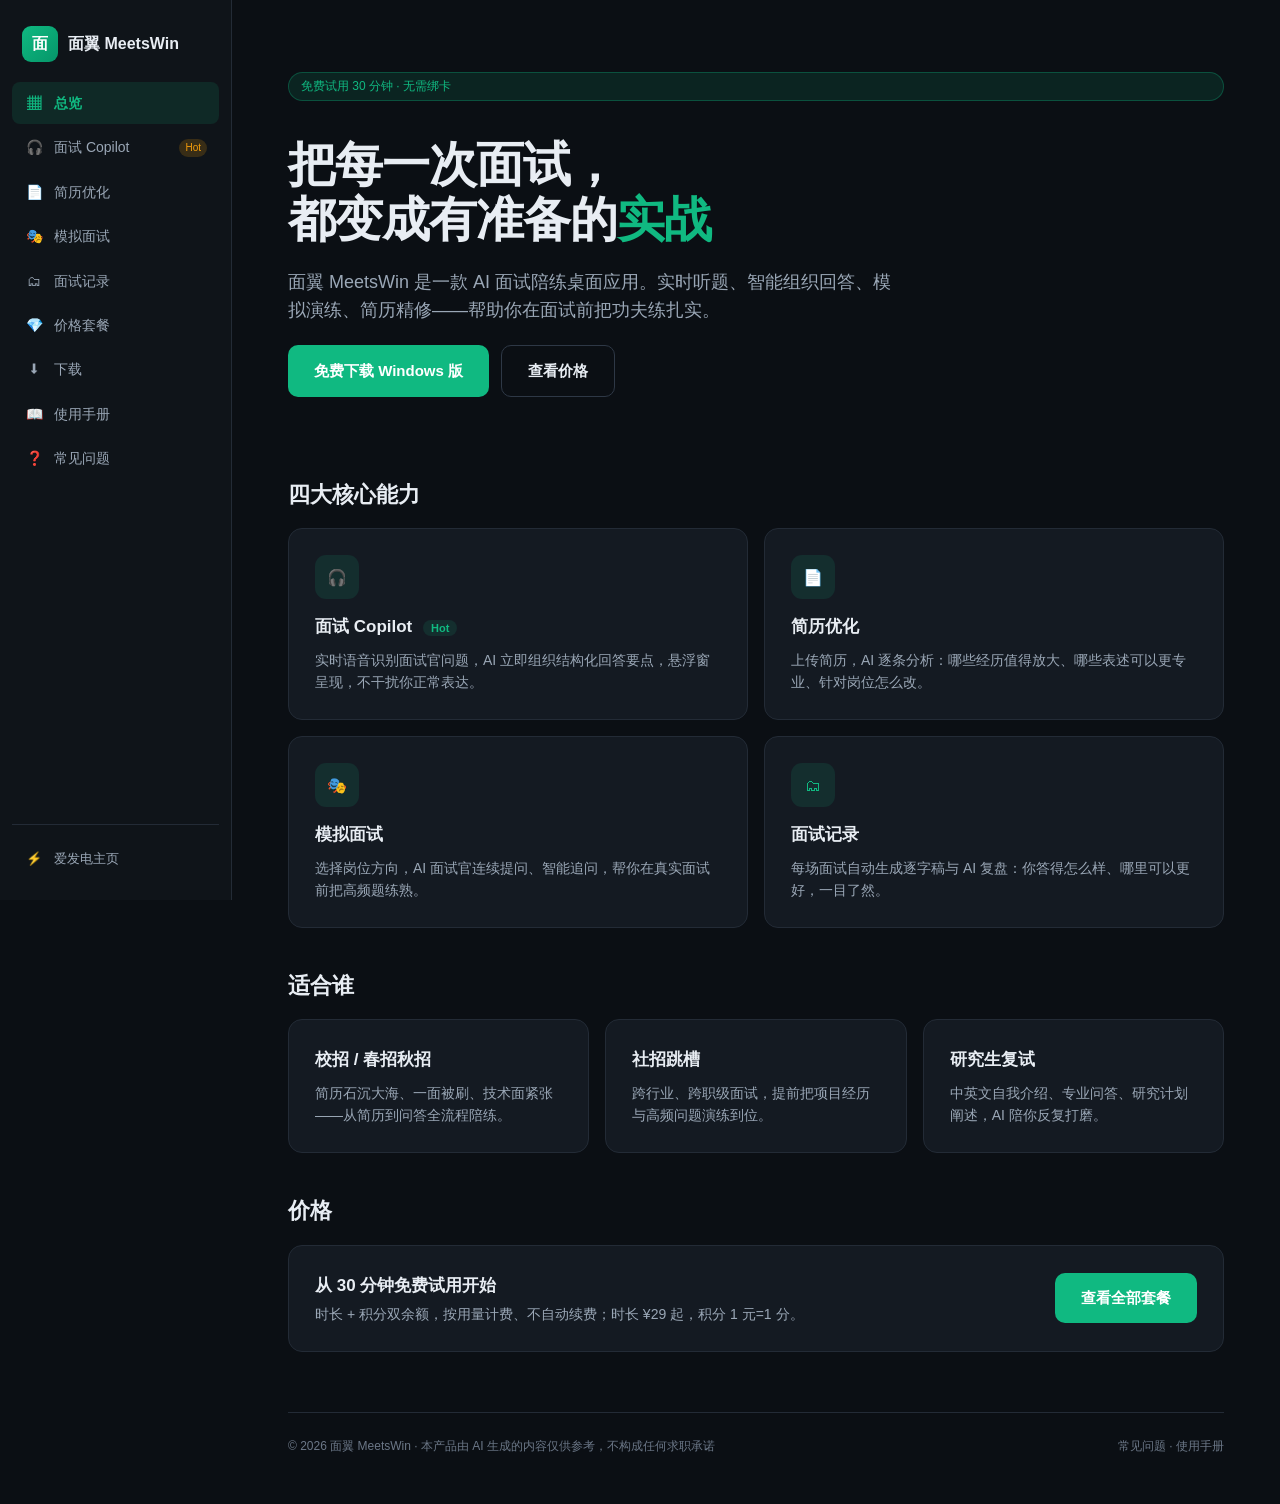
<file: deploy/landing/index.html>
<!DOCTYPE html>
<html lang="zh-CN">
<head>
<meta charset="UTF-8">
<meta name="viewport" content="width=device-width, initial-scale=1.0">
<title>面翼 MeetsWin · AI 面试陪练</title>
<meta name="description" content="面翼 MeetsWin 是一款 AI 面试陪练桌面应用：实时听题、智能答题、简历优化、模拟面试与面试复盘。">
<link rel="stylesheet" href="assets/style.css">
</head>
<body>

<aside class="sidenav">
  <a class="sidenav-logo" href="index.html">
    <div class="mark">面</div>
    <div class="name">面翼 MeetsWin</div>
  </a>
  <nav class="sidenav-nav">
    <a class="nav-item active" href="index.html"><span class="icon">▦</span>总览</a>
    <a class="nav-item" href="copilot.html"><span class="icon">🎧</span>面试 Copilot<span class="tag">Hot</span></a>
    <a class="nav-item" href="resume.html"><span class="icon">📄</span>简历优化</a>
    <a class="nav-item" href="mock.html"><span class="icon">🎭</span>模拟面试</a>
    <a class="nav-item" href="records.html"><span class="icon">🗂</span>面试记录</a>
    <a class="nav-item" href="pricing.html"><span class="icon">💎</span>价格套餐</a>
    <a class="nav-item" href="download.html"><span class="icon">⬇</span>下载</a>
    <a class="nav-item" href="docs.html"><span class="icon">📖</span>使用手册</a>
    <a class="nav-item" href="faq.html"><span class="icon">❓</span>常见问题</a>
  </nav>
  <div class="sidenav-footer">
    <a class="nav-item" href="https://afdian.com/a/tomljm" target="_blank" rel="noopener"><span class="icon">⚡</span>爱发电主页</a>
  </div>
</aside>

<main class="main">

  <section class="hero">
    <div class="badge">免费试用 30 分钟 · 无需绑卡</div>
    <h1>把每一次面试，<br>都变成有准备的<b class="g">实战</b></h1>
    <p>面翼 MeetsWin 是一款 AI 面试陪练桌面应用。实时听题、智能组织回答、模拟演练、简历精修——帮助你在面试前把功夫练扎实。</p>
    <div class="hero-actions">
      <a class="btn btn-green" href="download.html">免费下载 Windows 版</a>
      <a class="btn btn-ghost" href="pricing.html">查看价格</a>
    </div>
  </section>

  <h2 class="section-title">四大核心能力</h2>
  <div class="grid grid-2">
    <a class="card" href="copilot.html">
      <div class="icon-wrap">🎧</div>
      <h3>面试 Copilot <span style="background:var(--green-soft);color:var(--green);padding:2px 8px;font-size:11px;border-radius:100px;margin-left:6px">Hot</span></h3>
      <p>实时语音识别面试官问题，AI 立即组织结构化回答要点，悬浮窗呈现，不干扰你正常表达。</p>
    </a>
    <a class="card" href="resume.html">
      <div class="icon-wrap">📄</div>
      <h3>简历优化</h3>
      <p>上传简历，AI 逐条分析：哪些经历值得放大、哪些表述可以更专业、针对岗位怎么改。</p>
    </a>
    <a class="card" href="mock.html">
      <div class="icon-wrap">🎭</div>
      <h3>模拟面试</h3>
      <p>选择岗位方向，AI 面试官连续提问、智能追问，帮你在真实面试前把高频题练熟。</p>
    </a>
    <a class="card" href="records.html">
      <div class="icon-wrap">🗂</div>
      <h3>面试记录</h3>
      <p>每场面试自动生成逐字稿与 AI 复盘：你答得怎么样、哪里可以更好，一目了然。</p>
    </a>
  </div>

  <h2 class="section-title">适合谁</h2>
  <div class="grid grid-3">
    <div class="card"><h3>校招 / 春招秋招</h3><p>简历石沉大海、一面被刷、技术面紧张——从简历到问答全流程陪练。</p></div>
    <div class="card"><h3>社招跳槽</h3><p>跨行业、跨职级面试，提前把项目经历与高频问题演练到位。</p></div>
    <div class="card"><h3>研究生复试</h3><p>中英文自我介绍、专业问答、研究计划阐述，AI 陪你反复打磨。</p></div>
  </div>

  <h2 class="section-title">价格</h2>
  <div class="card" style="display:flex;justify-content:space-between;align-items:center;flex-wrap:wrap;gap:16px">
    <div>
      <h3 style="margin-bottom:4px">从 30 分钟免费试用开始</h3>
      <p>时长 + 积分双余额，按用量计费、不自动续费；时长 ¥29 起，积分 1 元=1 分。</p>
    </div>
    <a class="btn btn-green" href="pricing.html">查看全部套餐</a>
  </div>

  <div class="footer">
    <div>© 2026 面翼 MeetsWin · 本产品由 AI 生成的内容仅供参考，不构成任何求职承诺</div>
    <div><a href="faq.html">常见问题</a> · <a href="docs.html">使用手册</a></div>
  </div>

</main>
</body>
</html>
</file>
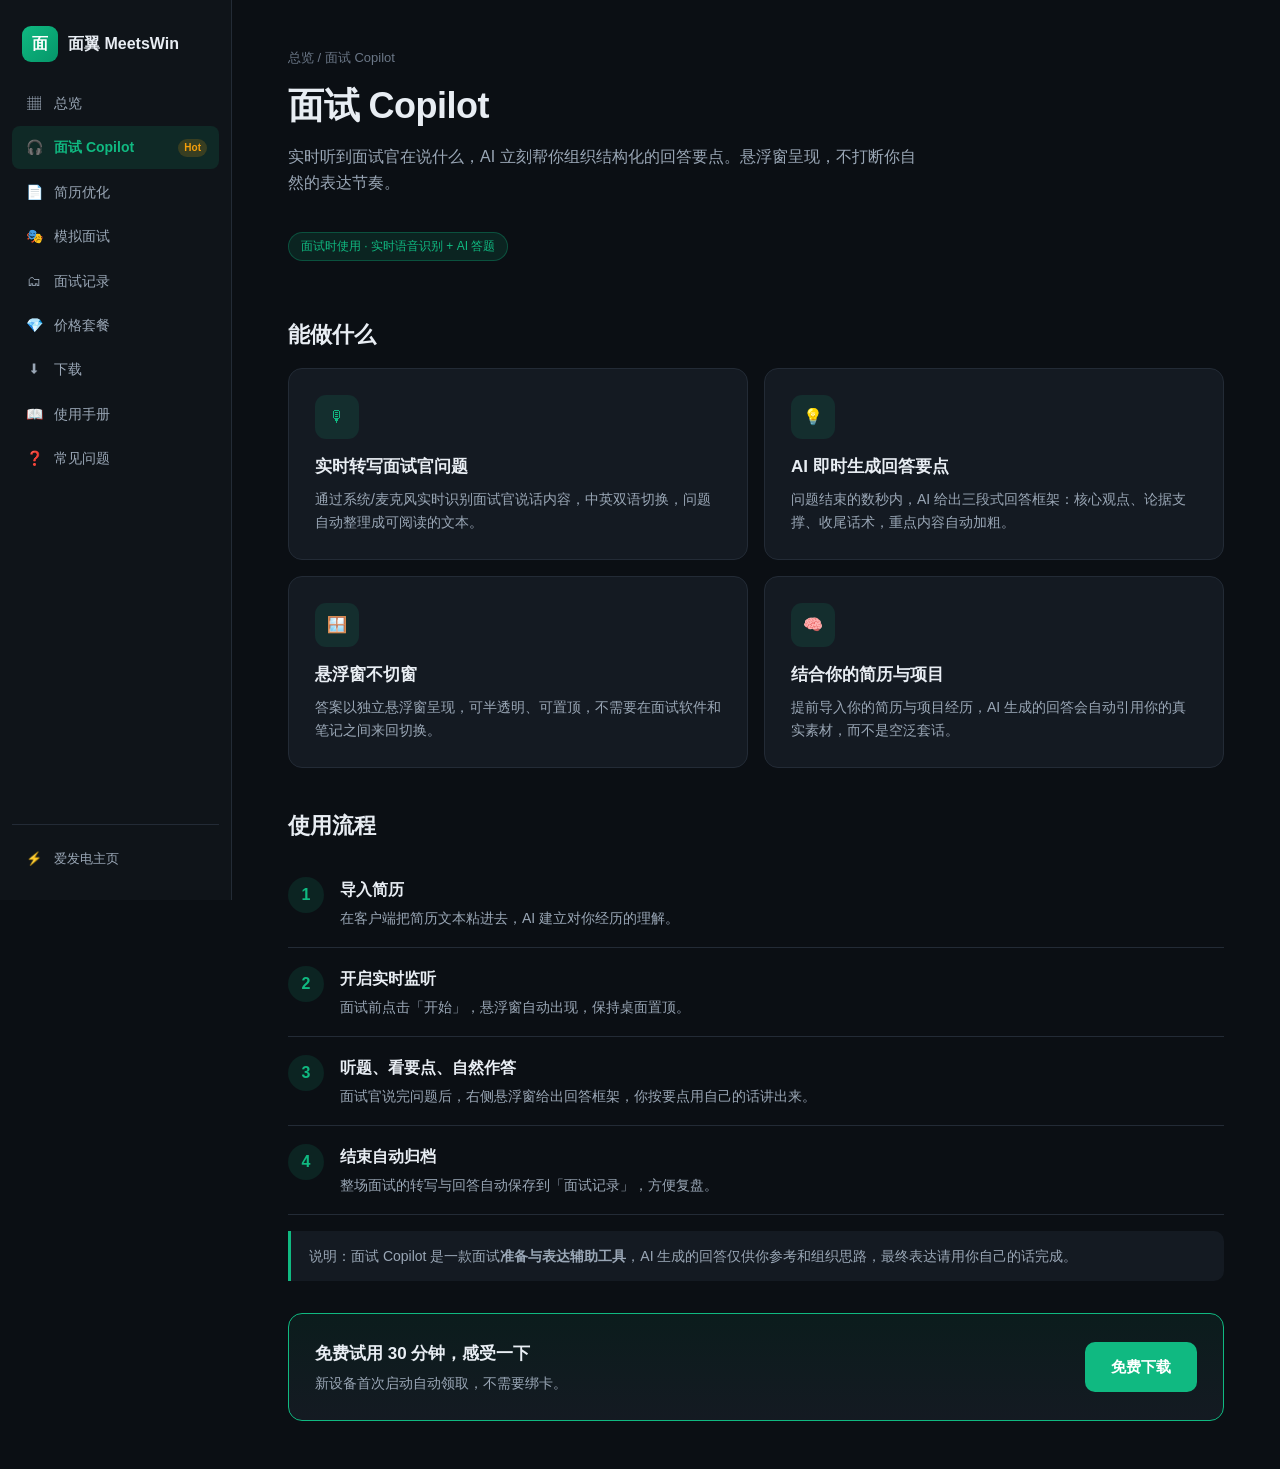
<file: deploy/landing/copilot.html>
<!DOCTYPE html>
<html lang="zh-CN">
<head>
<meta charset="UTF-8">
<meta name="viewport" content="width=device-width, initial-scale=1.0">
<title>面试 Copilot · 面翼 MeetsWin</title>
<link rel="stylesheet" href="assets/style.css">
</head>
<body>

<aside class="sidenav">
  <a class="sidenav-logo" href="index.html">
    <div class="mark">面</div>
    <div class="name">面翼 MeetsWin</div>
  </a>
  <nav class="sidenav-nav">
    <a class="nav-item" href="index.html"><span class="icon">▦</span>总览</a>
    <a class="nav-item active" href="copilot.html"><span class="icon">🎧</span>面试 Copilot<span class="tag">Hot</span></a>
    <a class="nav-item" href="resume.html"><span class="icon">📄</span>简历优化</a>
    <a class="nav-item" href="mock.html"><span class="icon">🎭</span>模拟面试</a>
    <a class="nav-item" href="records.html"><span class="icon">🗂</span>面试记录</a>
    <a class="nav-item" href="pricing.html"><span class="icon">💎</span>价格套餐</a>
    <a class="nav-item" href="download.html"><span class="icon">⬇</span>下载</a>
    <a class="nav-item" href="docs.html"><span class="icon">📖</span>使用手册</a>
    <a class="nav-item" href="faq.html"><span class="icon">❓</span>常见问题</a>
  </nav>
  <div class="sidenav-footer">
    <a class="nav-item" href="https://afdian.com/a/tomljm" target="_blank" rel="noopener"><span class="icon">⚡</span>爱发电主页</a>
  </div>
</aside>

<main class="main">
  <div class="page-head">
    <div class="crumb">总览 / 面试 Copilot</div>
    <h1>面试 Copilot</h1>
    <p>实时听到面试官在说什么，AI 立刻帮你组织结构化的回答要点。悬浮窗呈现，不打断你自然的表达节奏。</p>
  </div>

  <div class="badge">面试时使用 · 实时语音识别 + AI 答题</div>

  <h2 class="section-title">能做什么</h2>
  <div class="grid grid-2">
    <div class="card">
      <div class="icon-wrap">🎙</div>
      <h3>实时转写面试官问题</h3>
      <p>通过系统/麦克风实时识别面试官说话内容，中英双语切换，问题自动整理成可阅读的文本。</p>
    </div>
    <div class="card">
      <div class="icon-wrap">💡</div>
      <h3>AI 即时生成回答要点</h3>
      <p>问题结束的数秒内，AI 给出三段式回答框架：核心观点、论据支撑、收尾话术，重点内容自动加粗。</p>
    </div>
    <div class="card">
      <div class="icon-wrap">🪟</div>
      <h3>悬浮窗不切窗</h3>
      <p>答案以独立悬浮窗呈现，可半透明、可置顶，不需要在面试软件和笔记之间来回切换。</p>
    </div>
    <div class="card">
      <div class="icon-wrap">🧠</div>
      <h3>结合你的简历与项目</h3>
      <p>提前导入你的简历与项目经历，AI 生成的回答会自动引用你的真实素材，而不是空泛套话。</p>
    </div>
  </div>

  <h2 class="section-title">使用流程</h2>
  <div class="steps">
    <div class="step"><div class="step-num">1</div><div><h4>导入简历</h4><p>在客户端把简历文本粘进去，AI 建立对你经历的理解。</p></div></div>
    <div class="step"><div class="step-num">2</div><div><h4>开启实时监听</h4><p>面试前点击「开始」，悬浮窗自动出现，保持桌面置顶。</p></div></div>
    <div class="step"><div class="step-num">3</div><div><h4>听题、看要点、自然作答</h4><p>面试官说完问题后，右侧悬浮窗给出回答框架，你按要点用自己的话讲出来。</p></div></div>
    <div class="step"><div class="step-num">4</div><div><h4>结束自动归档</h4><p>整场面试的转写与回答自动保存到「面试记录」，方便复盘。</p></div></div>
  </div>

  <div class="note">说明：面试 Copilot 是一款面试<b>准备与表达辅助工具</b>，AI 生成的回答仅供你参考和组织思路，最终表达请用你自己的话完成。</div>

  <div class="card highlight" style="display:flex;justify-content:space-between;align-items:center;flex-wrap:wrap;gap:16px;margin-top:32px">
    <div>
      <h3 style="margin-bottom:4px">免费试用 30 分钟，感受一下</h3>
      <p>新设备首次启动自动领取，不需要绑卡。</p>
    </div>
    <a class="btn btn-green" href="download.html">免费下载</a>
  </div>
</main>
</body>
</html>
</file>
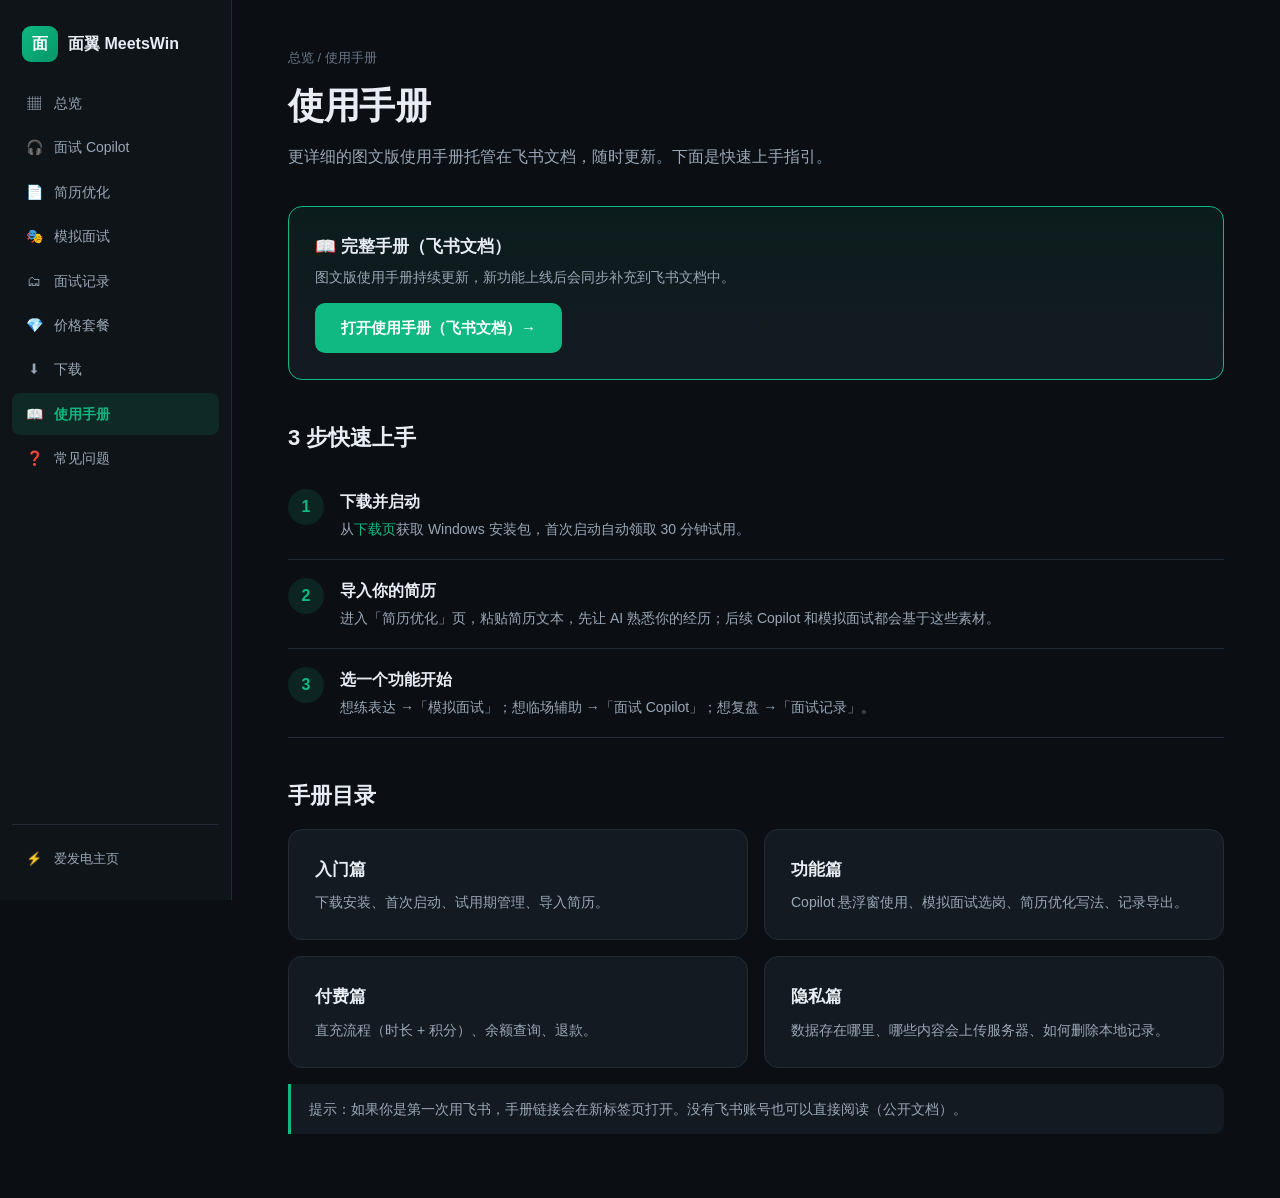
<file: deploy/landing/docs.html>
<!DOCTYPE html>
<html lang="zh-CN">
<head>
<meta charset="UTF-8">
<meta name="viewport" content="width=device-width, initial-scale=1.0">
<title>使用手册 · 面翼 MeetsWin</title>
<link rel="stylesheet" href="assets/style.css">
</head>
<body>

<aside class="sidenav">
  <a class="sidenav-logo" href="index.html">
    <div class="mark">面</div>
    <div class="name">面翼 MeetsWin</div>
  </a>
  <nav class="sidenav-nav">
    <a class="nav-item" href="index.html"><span class="icon">▦</span>总览</a>
    <a class="nav-item" href="copilot.html"><span class="icon">🎧</span>面试 Copilot</a>
    <a class="nav-item" href="resume.html"><span class="icon">📄</span>简历优化</a>
    <a class="nav-item" href="mock.html"><span class="icon">🎭</span>模拟面试</a>
    <a class="nav-item" href="records.html"><span class="icon">🗂</span>面试记录</a>
    <a class="nav-item" href="pricing.html"><span class="icon">💎</span>价格套餐</a>
    <a class="nav-item" href="download.html"><span class="icon">⬇</span>下载</a>
    <a class="nav-item active" href="docs.html"><span class="icon">📖</span>使用手册</a>
    <a class="nav-item" href="faq.html"><span class="icon">❓</span>常见问题</a>
  </nav>
  <div class="sidenav-footer">
    <a class="nav-item" href="https://afdian.com/a/tomljm" target="_blank" rel="noopener"><span class="icon">⚡</span>爱发电主页</a>
  </div>
</aside>

<main class="main">
  <div class="page-head">
    <div class="crumb">总览 / 使用手册</div>
    <h1>使用手册</h1>
    <p>更详细的图文版使用手册托管在飞书文档，随时更新。下面是快速上手指引。</p>
  </div>

  <div class="card highlight" style="margin-bottom:24px">
    <h3 style="margin-bottom:6px">📖 完整手册（飞书文档）</h3>
    <p style="margin-bottom:14px">图文版使用手册持续更新，新功能上线后会同步补充到飞书文档中。</p>
    <!-- TODO: 蔺公子创建飞书文档并开启「互联网任何人可阅读」后，把链接替换到下方 href -->
    <a class="btn btn-green" href="https://example.feishu.cn/docs/meetswin-manual-placeholder" target="_blank" rel="noopener">打开使用手册（飞书文档）→</a>
  </div>

  <h2 class="section-title">3 步快速上手</h2>
  <div class="steps">
    <div class="step"><div class="step-num">1</div><div><h4>下载并启动</h4><p>从<a href="download.html" style="color:var(--green)">下载页</a>获取 Windows 安装包，首次启动自动领取 30 分钟试用。</p></div></div>
    <div class="step"><div class="step-num">2</div><div><h4>导入你的简历</h4><p>进入「简历优化」页，粘贴简历文本，先让 AI 熟悉你的经历；后续 Copilot 和模拟面试都会基于这些素材。</p></div></div>
    <div class="step"><div class="step-num">3</div><div><h4>选一个功能开始</h4><p>想练表达 →「模拟面试」；想临场辅助 →「面试 Copilot」；想复盘 →「面试记录」。</p></div></div>
  </div>

  <h2 class="section-title">手册目录</h2>
  <div class="grid grid-2">
    <div class="card"><h3>入门篇</h3><p>下载安装、首次启动、试用期管理、导入简历。</p></div>
    <div class="card"><h3>功能篇</h3><p>Copilot 悬浮窗使用、模拟面试选岗、简历优化写法、记录导出。</p></div>
    <div class="card"><h3>付费篇</h3><p>直充流程（时长 + 积分）、余额查询、退款。</p></div>
    <div class="card"><h3>隐私篇</h3><p>数据存在哪里、哪些内容会上传服务器、如何删除本地记录。</p></div>
  </div>

  <div class="note">提示：如果你是第一次用飞书，手册链接会在新标签页打开。没有飞书账号也可以直接阅读（公开文档）。</div>
</main>
</body>
</html>
</file>
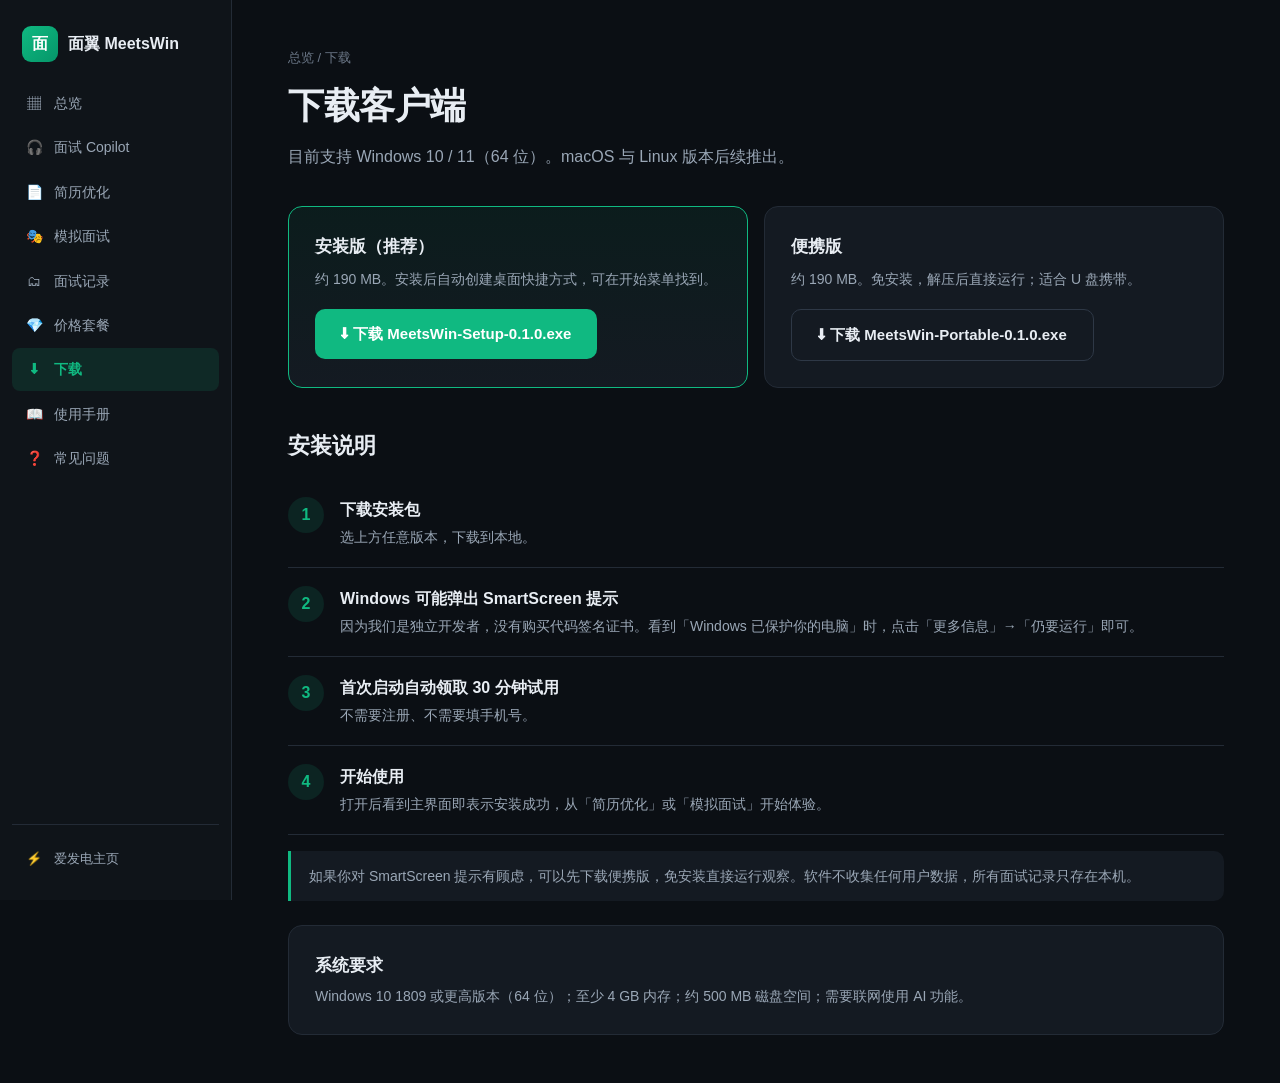
<file: deploy/landing/download.html>
<!DOCTYPE html>
<html lang="zh-CN">
<head>
<meta charset="UTF-8">
<meta name="viewport" content="width=device-width, initial-scale=1.0">
<title>下载 · 面翼 MeetsWin</title>
<link rel="stylesheet" href="assets/style.css">
</head>
<body>

<aside class="sidenav">
  <a class="sidenav-logo" href="index.html">
    <div class="mark">面</div>
    <div class="name">面翼 MeetsWin</div>
  </a>
  <nav class="sidenav-nav">
    <a class="nav-item" href="index.html"><span class="icon">▦</span>总览</a>
    <a class="nav-item" href="copilot.html"><span class="icon">🎧</span>面试 Copilot</a>
    <a class="nav-item" href="resume.html"><span class="icon">📄</span>简历优化</a>
    <a class="nav-item" href="mock.html"><span class="icon">🎭</span>模拟面试</a>
    <a class="nav-item" href="records.html"><span class="icon">🗂</span>面试记录</a>
    <a class="nav-item" href="pricing.html"><span class="icon">💎</span>价格套餐</a>
    <a class="nav-item active" href="download.html"><span class="icon">⬇</span>下载</a>
    <a class="nav-item" href="docs.html"><span class="icon">📖</span>使用手册</a>
    <a class="nav-item" href="faq.html"><span class="icon">❓</span>常见问题</a>
  </nav>
  <div class="sidenav-footer">
    <a class="nav-item" href="https://afdian.com/a/tomljm" target="_blank" rel="noopener"><span class="icon">⚡</span>爱发电主页</a>
  </div>
</aside>

<main class="main">
  <div class="page-head">
    <div class="crumb">总览 / 下载</div>
    <h1>下载客户端</h1>
    <p>目前支持 Windows 10 / 11（64 位）。macOS 与 Linux 版本后续推出。</p>
  </div>

  <div class="grid grid-2">
    <div class="card highlight">
      <h3>安装版（推荐）</h3>
      <p style="margin-bottom:18px">约 190 MB。安装后自动创建桌面快捷方式，可在开始菜单找到。</p>
      <a class="btn btn-green" href="/downloads/MeetsWin-Setup-0.1.0.exe" download>⬇ 下载 MeetsWin-Setup-0.1.0.exe</a>
    </div>
    <div class="card">
      <h3>便携版</h3>
      <p style="margin-bottom:18px">约 190 MB。免安装，解压后直接运行；适合 U 盘携带。</p>
      <a class="btn btn-ghost" href="/downloads/MeetsWin-Portable-0.1.0.exe" download>⬇ 下载 MeetsWin-Portable-0.1.0.exe</a>
    </div>
  </div>

  <h2 class="section-title">安装说明</h2>
  <div class="steps">
    <div class="step"><div class="step-num">1</div><div><h4>下载安装包</h4><p>选上方任意版本，下载到本地。</p></div></div>
    <div class="step"><div class="step-num">2</div><div><h4>Windows 可能弹出 SmartScreen 提示</h4><p>因为我们是独立开发者，没有购买代码签名证书。看到「Windows 已保护你的电脑」时，点击「更多信息」→「仍要运行」即可。</p></div></div>
    <div class="step"><div class="step-num">3</div><div><h4>首次启动自动领取 30 分钟试用</h4><p>不需要注册、不需要填手机号。</p></div></div>
    <div class="step"><div class="step-num">4</div><div><h4>开始使用</h4><p>打开后看到主界面即表示安装成功，从「简历优化」或「模拟面试」开始体验。</p></div></div>
  </div>

  <div class="note">如果你对 SmartScreen 提示有顾虑，可以先下载便携版，免安装直接运行观察。软件不收集任何用户数据，所有面试记录只存在本机。</div>

  <div class="card" style="margin-top:24px">
    <h3 style="margin-bottom:6px">系统要求</h3>
    <p>Windows 10 1809 或更高版本（64 位）；至少 4 GB 内存；约 500 MB 磁盘空间；需要联网使用 AI 功能。</p>
  </div>
</main>
</body>
</html>
</file>
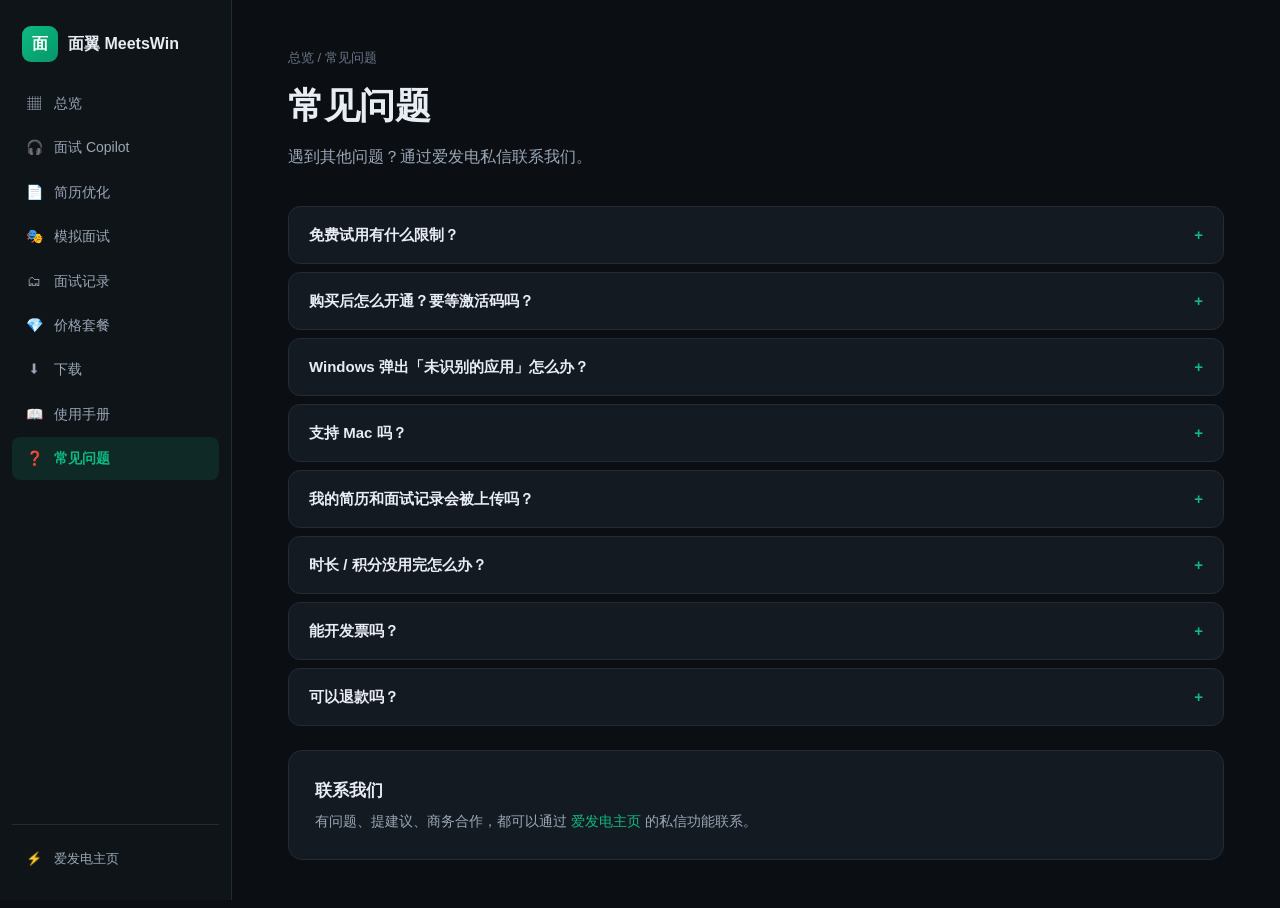
<file: deploy/landing/faq.html>
<!DOCTYPE html>
<html lang="zh-CN">
<head>
<meta charset="UTF-8">
<meta name="viewport" content="width=device-width, initial-scale=1.0">
<title>常见问题 · 面翼 MeetsWin</title>
<link rel="stylesheet" href="assets/style.css">
</head>
<body>

<aside class="sidenav">
  <a class="sidenav-logo" href="index.html">
    <div class="mark">面</div>
    <div class="name">面翼 MeetsWin</div>
  </a>
  <nav class="sidenav-nav">
    <a class="nav-item" href="index.html"><span class="icon">▦</span>总览</a>
    <a class="nav-item" href="copilot.html"><span class="icon">🎧</span>面试 Copilot</a>
    <a class="nav-item" href="resume.html"><span class="icon">📄</span>简历优化</a>
    <a class="nav-item" href="mock.html"><span class="icon">🎭</span>模拟面试</a>
    <a class="nav-item" href="records.html"><span class="icon">🗂</span>面试记录</a>
    <a class="nav-item" href="pricing.html"><span class="icon">💎</span>价格套餐</a>
    <a class="nav-item" href="download.html"><span class="icon">⬇</span>下载</a>
    <a class="nav-item" href="docs.html"><span class="icon">📖</span>使用手册</a>
    <a class="nav-item active" href="faq.html"><span class="icon">❓</span>常见问题</a>
  </nav>
  <div class="sidenav-footer">
    <a class="nav-item" href="https://afdian.com/a/tomljm" target="_blank" rel="noopener"><span class="icon">⚡</span>爱发电主页</a>
  </div>
</aside>

<main class="main">
  <div class="page-head">
    <div class="crumb">总览 / 常见问题</div>
    <h1>常见问题</h1>
    <p>遇到其他问题？通过爱发电私信联系我们。</p>
  </div>

  <div class="faq-item">
    <div class="faq-q"><span>免费试用有什么限制？</span><span>+</span></div>
    <div class="faq-a">每台新设备首次启动自动领取 30 分钟 AI 服务时长，所有功能都可以体验。同一台电脑重复安装、换账号不会重复领取。</div>
  </div>
  <div class="faq-item">
    <div class="faq-q"><span>购买后怎么开通？要等激活码吗？</span><span>+</span></div>
    <div class="faq-a">不需要激活码。在客户端「设置 → 账号与余额」选择档位，跳转爱发电付款，支付完成后自动到账，时长与积分即时显示，可在「刷新余额」查看。</div>
  </div>
  <div class="faq-item">
    <div class="faq-q"><span>Windows 弹出「未识别的应用」怎么办？</span><span>+</span></div>
    <div class="faq-a">这是 SmartScreen 提示，因为我们是独立开发者、未购买代码签名证书。点击「更多信息」→「仍要运行」即可正常启动。</div>
  </div>
  <div class="faq-item">
    <div class="faq-q"><span>支持 Mac 吗？</span><span>+</span></div>
    <div class="faq-a">目前仅支持 Windows 10 / 11（64 位）。macOS 版本在计划中，会优先服务月卡及以上用户。</div>
  </div>
  <div class="faq-item">
    <div class="faq-q"><span>我的简历和面试记录会被上传吗？</span><span>+</span></div>
    <div class="faq-a">面试记录、简历文本默认保存在你本机；只有调用 AI 服务的当下，相关内容会经加密通道发送到我们的服务器以生成回答，服务器不做长期存储、不用于模型训练。</div>
  </div>
  <div class="faq-item">
    <div class="faq-q"><span>时长 / 积分没用完怎么办？</span><span>+</span></div>
    <div class="faq-a">充值即到账，余额不过期，用多久扣多久。周卡 600 分钟、月卡 1200 分钟为硬额度（防刷量），额度用完即止，不会自动续费扣款。</div>
  </div>
  <div class="faq-item">
    <div class="faq-q"><span>能开发票吗？</span><span>+</span></div>
    <div class="faq-a">通过爱发电平台购买可申请平台代开的电子发票。</div>
  </div>
  <div class="faq-item">
    <div class="faq-q"><span>可以退款吗？</span><span>+</span></div>
    <div class="faq-a">购买后 7 天内余额未消耗，可联系客服退款；已消耗时长/积分不支持退款。</div>
  </div>

  <div class="card" style="margin-top:24px">
    <h3 style="margin-bottom:6px">联系我们</h3>
    <p>有问题、提建议、商务合作，都可以通过 <a href="https://afdian.com/a/tomljm" target="_blank" rel="noopener" style="color:var(--green)">爱发电主页</a> 的私信功能联系。</p>
  </div>
</main>

<script>
document.querySelectorAll('.faq-q').forEach((q) => {
  q.addEventListener('click', () => q.parentElement.classList.toggle('open'));
});
</script>
</body>
</html>
</file>
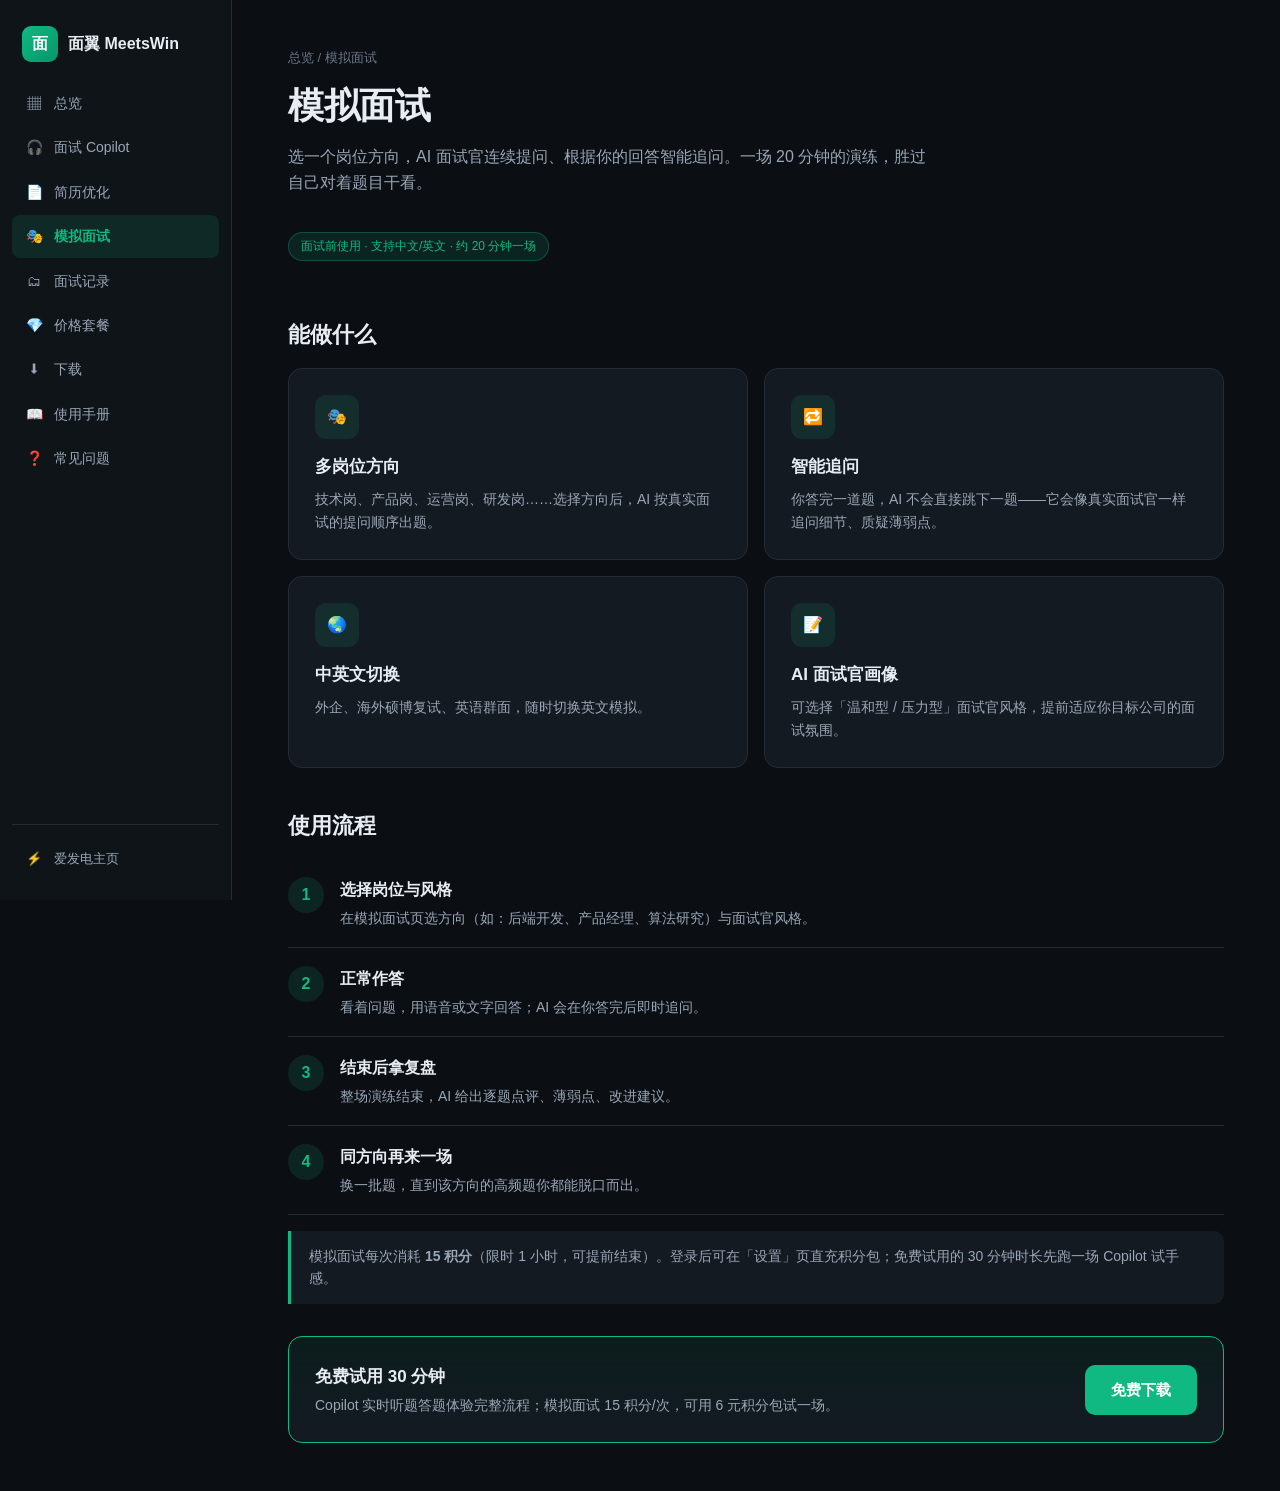
<file: deploy/landing/mock.html>
<!DOCTYPE html>
<html lang="zh-CN">
<head>
<meta charset="UTF-8">
<meta name="viewport" content="width=device-width, initial-scale=1.0">
<title>模拟面试 · 面翼 MeetsWin</title>
<link rel="stylesheet" href="assets/style.css">
</head>
<body>

<aside class="sidenav">
  <a class="sidenav-logo" href="index.html">
    <div class="mark">面</div>
    <div class="name">面翼 MeetsWin</div>
  </a>
  <nav class="sidenav-nav">
    <a class="nav-item" href="index.html"><span class="icon">▦</span>总览</a>
    <a class="nav-item" href="copilot.html"><span class="icon">🎧</span>面试 Copilot</a>
    <a class="nav-item" href="resume.html"><span class="icon">📄</span>简历优化</a>
    <a class="nav-item active" href="mock.html"><span class="icon">🎭</span>模拟面试</a>
    <a class="nav-item" href="records.html"><span class="icon">🗂</span>面试记录</a>
    <a class="nav-item" href="pricing.html"><span class="icon">💎</span>价格套餐</a>
    <a class="nav-item" href="download.html"><span class="icon">⬇</span>下载</a>
    <a class="nav-item" href="docs.html"><span class="icon">📖</span>使用手册</a>
    <a class="nav-item" href="faq.html"><span class="icon">❓</span>常见问题</a>
  </nav>
  <div class="sidenav-footer">
    <a class="nav-item" href="https://afdian.com/a/tomljm" target="_blank" rel="noopener"><span class="icon">⚡</span>爱发电主页</a>
  </div>
</aside>

<main class="main">
  <div class="page-head">
    <div class="crumb">总览 / 模拟面试</div>
    <h1>模拟面试</h1>
    <p>选一个岗位方向，AI 面试官连续提问、根据你的回答智能追问。一场 20 分钟的演练，胜过自己对着题目干看。</p>
  </div>

  <div class="badge">面试前使用 · 支持中文/英文 · 约 20 分钟一场</div>

  <h2 class="section-title">能做什么</h2>
  <div class="grid grid-2">
    <div class="card">
      <div class="icon-wrap">🎭</div>
      <h3>多岗位方向</h3>
      <p>技术岗、产品岗、运营岗、研发岗……选择方向后，AI 按真实面试的提问顺序出题。</p>
    </div>
    <div class="card">
      <div class="icon-wrap">🔁</div>
      <h3>智能追问</h3>
      <p>你答完一道题，AI 不会直接跳下一题——它会像真实面试官一样追问细节、质疑薄弱点。</p>
    </div>
    <div class="card">
      <div class="icon-wrap">🌏</div>
      <h3>中英文切换</h3>
      <p>外企、海外硕博复试、英语群面，随时切换英文模拟。</p>
    </div>
    <div class="card">
      <div class="icon-wrap">📝</div>
      <h3>AI 面试官画像</h3>
      <p>可选择「温和型 / 压力型」面试官风格，提前适应你目标公司的面试氛围。</p>
    </div>
  </div>

  <h2 class="section-title">使用流程</h2>
  <div class="steps">
    <div class="step"><div class="step-num">1</div><div><h4>选择岗位与风格</h4><p>在模拟面试页选方向（如：后端开发、产品经理、算法研究）与面试官风格。</p></div></div>
    <div class="step"><div class="step-num">2</div><div><h4>正常作答</h4><p>看着问题，用语音或文字回答；AI 会在你答完后即时追问。</p></div></div>
    <div class="step"><div class="step-num">3</div><div><h4>结束后拿复盘</h4><p>整场演练结束，AI 给出逐题点评、薄弱点、改进建议。</p></div></div>
    <div class="step"><div class="step-num">4</div><div><h4>同方向再来一场</h4><p>换一批题，直到该方向的高频题你都能脱口而出。</p></div></div>
  </div>

  <div class="note">模拟面试每次消耗 <b>15 积分</b>（限时 1 小时，可提前结束）。登录后可在「设置」页直充积分包；免费试用的 30 分钟时长先跑一场 Copilot 试手感。</div>

  <div class="card highlight" style="display:flex;justify-content:space-between;align-items:center;flex-wrap:wrap;gap:16px;margin-top:32px">
    <div>
      <h3 style="margin-bottom:4px">免费试用 30 分钟</h3>
      <p>Copilot 实时听题答题体验完整流程；模拟面试 15 积分/次，可用 6 元积分包试一场。</p>
    </div>
    <a class="btn btn-green" href="download.html">免费下载</a>
  </div>
</main>
</body>
</html>
</file>
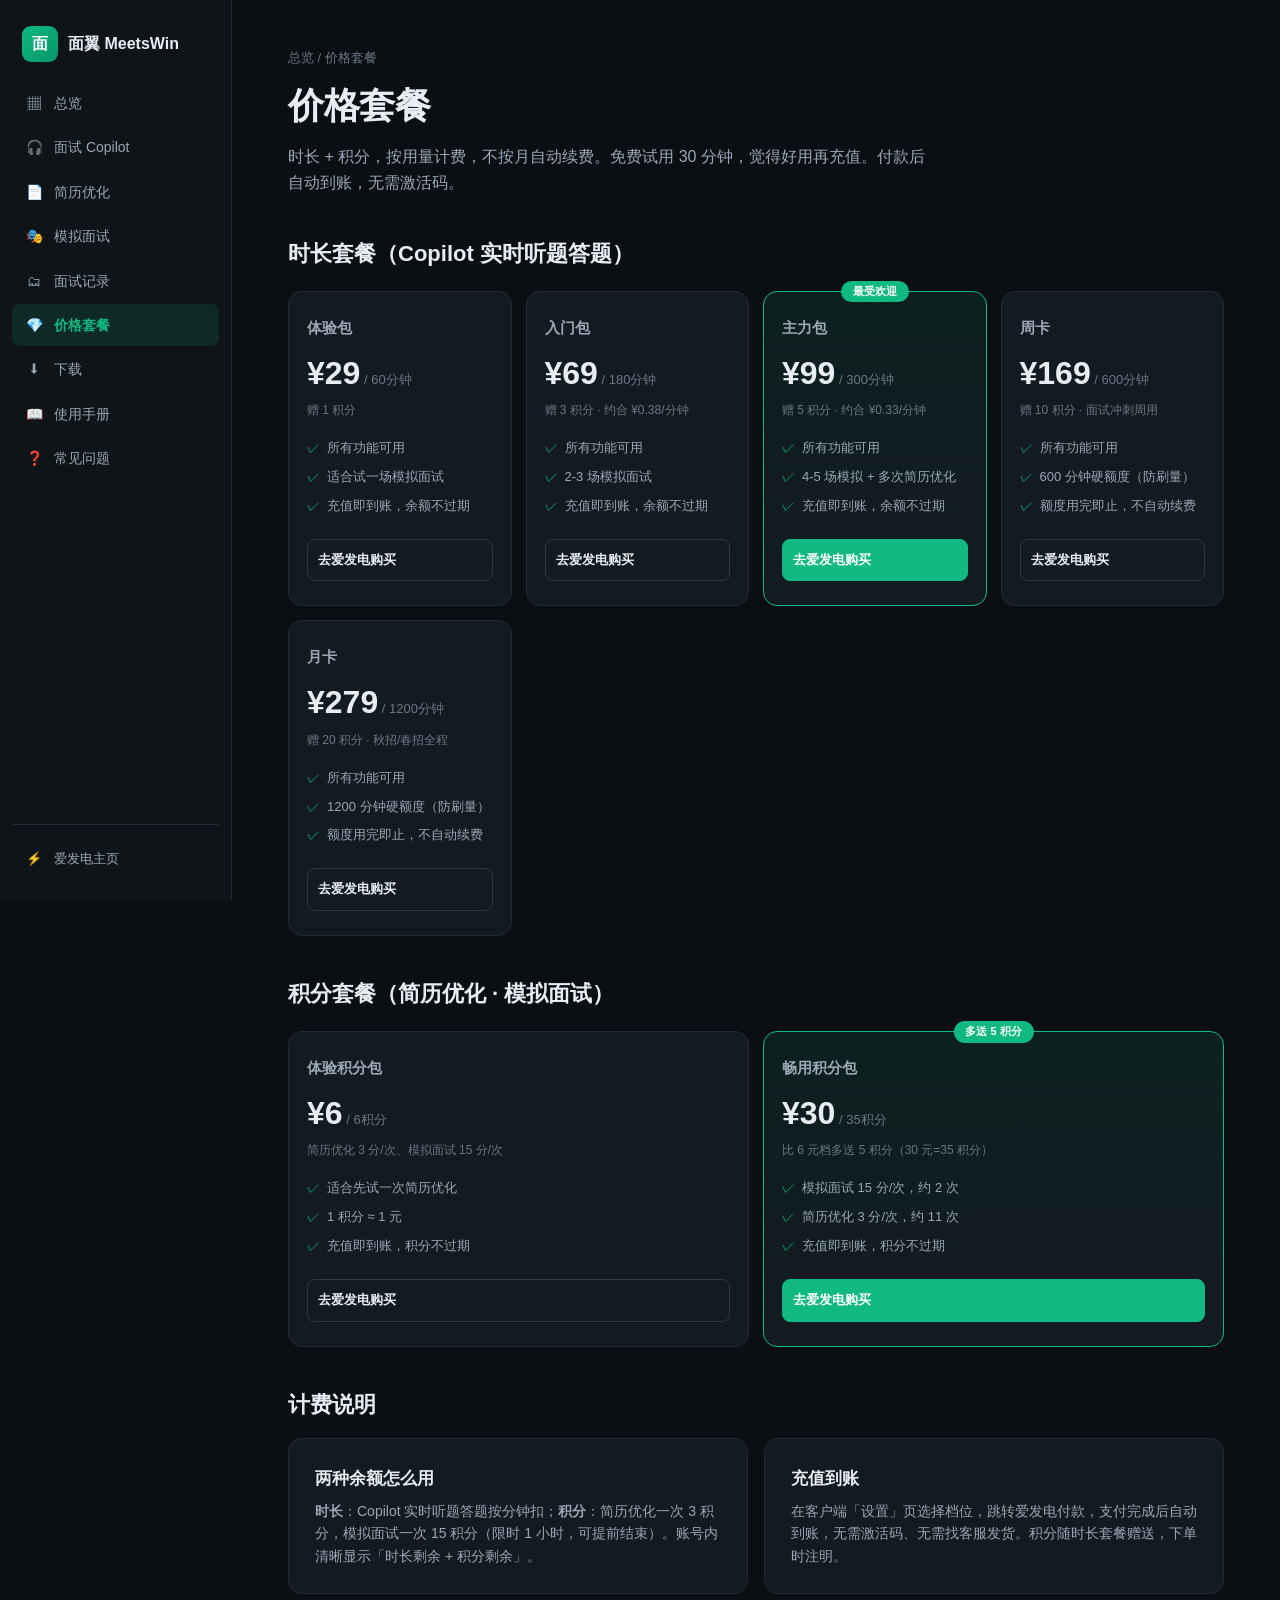
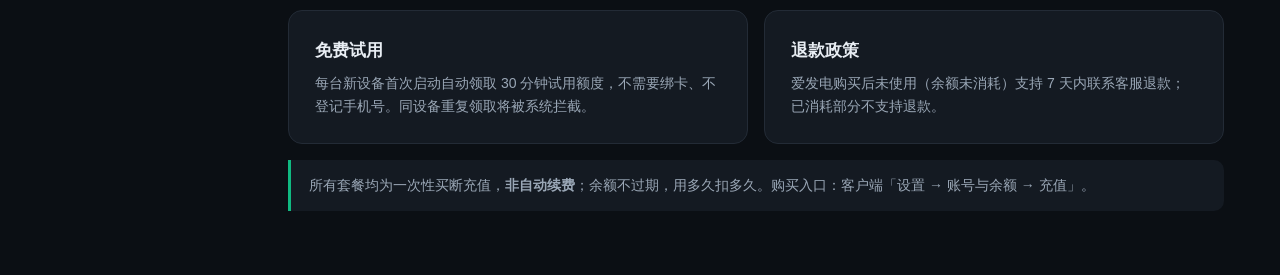
<file: deploy/landing/pricing.html>
<!DOCTYPE html>
<html lang="zh-CN">
<head>
<meta charset="UTF-8">
<meta name="viewport" content="width=device-width, initial-scale=1.0">
<title>价格套餐 · 面翼 MeetsWin</title>
<link rel="stylesheet" href="assets/style.css">
</head>
<body>

<aside class="sidenav">
  <a class="sidenav-logo" href="index.html">
    <div class="mark">面</div>
    <div class="name">面翼 MeetsWin</div>
  </a>
  <nav class="sidenav-nav">
    <a class="nav-item" href="index.html"><span class="icon">▦</span>总览</a>
    <a class="nav-item" href="copilot.html"><span class="icon">🎧</span>面试 Copilot</a>
    <a class="nav-item" href="resume.html"><span class="icon">📄</span>简历优化</a>
    <a class="nav-item" href="mock.html"><span class="icon">🎭</span>模拟面试</a>
    <a class="nav-item" href="records.html"><span class="icon">🗂</span>面试记录</a>
    <a class="nav-item active" href="pricing.html"><span class="icon">💎</span>价格套餐</a>
    <a class="nav-item" href="download.html"><span class="icon">⬇</span>下载</a>
    <a class="nav-item" href="docs.html"><span class="icon">📖</span>使用手册</a>
    <a class="nav-item" href="faq.html"><span class="icon">❓</span>常见问题</a>
  </nav>
  <div class="sidenav-footer">
    <a class="nav-item" href="https://afdian.com/a/tomljm" target="_blank" rel="noopener"><span class="icon">⚡</span>爱发电主页</a>
  </div>
</aside>

<main class="main">
  <div class="page-head">
    <div class="crumb">总览 / 价格套餐</div>
    <h1>价格套餐</h1>
    <p>时长 + 积分，按用量计费，不按月自动续费。免费试用 30 分钟，觉得好用再充值。付款后自动到账，无需激活码。</p>
  </div>

  <h2 class="section-title">时长套餐（Copilot 实时听题答题）</h2>
  <div class="price-grid">
    <div class="price-card">
      <h4>体验包</h4>
      <div class="price-num">¥29<small> / 60分钟</small></div>
      <div class="price-desc">赠 1 积分</div>
      <ul class="price-list">
        <li>所有功能可用</li>
        <li>适合试一场模拟面试</li>
        <li>充值即到账，余额不过期</li>
      </ul>
      <a class="price-btn" href="https://afdian.com/a/tomljm" target="_blank" rel="noopener">去爱发电购买</a>
    </div>
    <div class="price-card">
      <h4>入门包</h4>
      <div class="price-num">¥69<small> / 180分钟</small></div>
      <div class="price-desc">赠 3 积分 · 约合 ¥0.38/分钟</div>
      <ul class="price-list">
        <li>所有功能可用</li>
        <li>2-3 场模拟面试</li>
        <li>充值即到账，余额不过期</li>
      </ul>
      <a class="price-btn" href="https://afdian.com/a/tomljm" target="_blank" rel="noopener">去爱发电购买</a>
    </div>
    <div class="price-card hot">
      <div class="price-tag">最受欢迎</div>
      <h4>主力包</h4>
      <div class="price-num">¥99<small> / 300分钟</small></div>
      <div class="price-desc">赠 5 积分 · 约合 ¥0.33/分钟</div>
      <ul class="price-list">
        <li>所有功能可用</li>
        <li>4-5 场模拟 + 多次简历优化</li>
        <li>充值即到账，余额不过期</li>
      </ul>
      <a class="price-btn" href="https://afdian.com/a/tomljm" target="_blank" rel="noopener">去爱发电购买</a>
    </div>
    <div class="price-card">
      <h4>周卡</h4>
      <div class="price-num">¥169<small> / 600分钟</small></div>
      <div class="price-desc">赠 10 积分 · 面试冲刺周用</div>
      <ul class="price-list">
        <li>所有功能可用</li>
        <li>600 分钟硬额度（防刷量）</li>
        <li>额度用完即止，不自动续费</li>
      </ul>
      <a class="price-btn" href="https://afdian.com/a/tomljm" target="_blank" rel="noopener">去爱发电购买</a>
    </div>
    <div class="price-card">
      <h4>月卡</h4>
      <div class="price-num">¥279<small> / 1200分钟</small></div>
      <div class="price-desc">赠 20 积分 · 秋招/春招全程</div>
      <ul class="price-list">
        <li>所有功能可用</li>
        <li>1200 分钟硬额度（防刷量）</li>
        <li>额度用完即止，不自动续费</li>
      </ul>
      <a class="price-btn" href="https://afdian.com/a/tomljm" target="_blank" rel="noopener">去爱发电购买</a>
    </div>
  </div>

  <h2 class="section-title">积分套餐（简历优化 · 模拟面试）</h2>
  <div class="price-grid">
    <div class="price-card">
      <h4>体验积分包</h4>
      <div class="price-num">¥6<small> / 6积分</small></div>
      <div class="price-desc">简历优化 3 分/次、模拟面试 15 分/次</div>
      <ul class="price-list">
        <li>适合先试一次简历优化</li>
        <li>1 积分 ≈ 1 元</li>
        <li>充值即到账，积分不过期</li>
      </ul>
      <a class="price-btn" href="https://afdian.com/a/tomljm" target="_blank" rel="noopener">去爱发电购买</a>
    </div>
    <div class="price-card hot">
      <div class="price-tag">多送 5 积分</div>
      <h4>畅用积分包</h4>
      <div class="price-num">¥30<small> / 35积分</small></div>
      <div class="price-desc">比 6 元档多送 5 积分（30 元=35 积分）</div>
      <ul class="price-list">
        <li>模拟面试 15 分/次，约 2 次</li>
        <li>简历优化 3 分/次，约 11 次</li>
        <li>充值即到账，积分不过期</li>
      </ul>
      <a class="price-btn" href="https://afdian.com/a/tomljm" target="_blank" rel="noopener">去爱发电购买</a>
    </div>
  </div>

  <h2 class="section-title">计费说明</h2>
  <div class="grid grid-2">
    <div class="card">
      <h3>两种余额怎么用</h3>
      <p><b>时长</b>：Copilot 实时听题答题按分钟扣；<b>积分</b>：简历优化一次 3 积分，模拟面试一次 15 积分（限时 1 小时，可提前结束）。账号内清晰显示「时长剩余 + 积分剩余」。</p>
    </div>
    <div class="card">
      <h3>充值到账</h3>
      <p>在客户端「设置」页选择档位，跳转爱发电付款，支付完成后自动到账，无需激活码、无需找客服发货。积分随时长套餐赠送，下单时注明。</p>
    </div>
    <div class="card">
      <h3>免费试用</h3>
      <p>每台新设备首次启动自动领取 30 分钟试用额度，不需要绑卡、不登记手机号。同设备重复领取将被系统拦截。</p>
    </div>
    <div class="card">
      <h3>退款政策</h3>
      <p>爱发电购买后未使用（余额未消耗）支持 7 天内联系客服退款；已消耗部分不支持退款。</p>
    </div>
  </div>

  <div class="note">所有套餐均为一次性买断充值，<b>非自动续费</b>；余额不过期，用多久扣多久。购买入口：客户端「设置 → 账号与余额 → 充值」。</div>
</main>
</body>
</html>
</file>
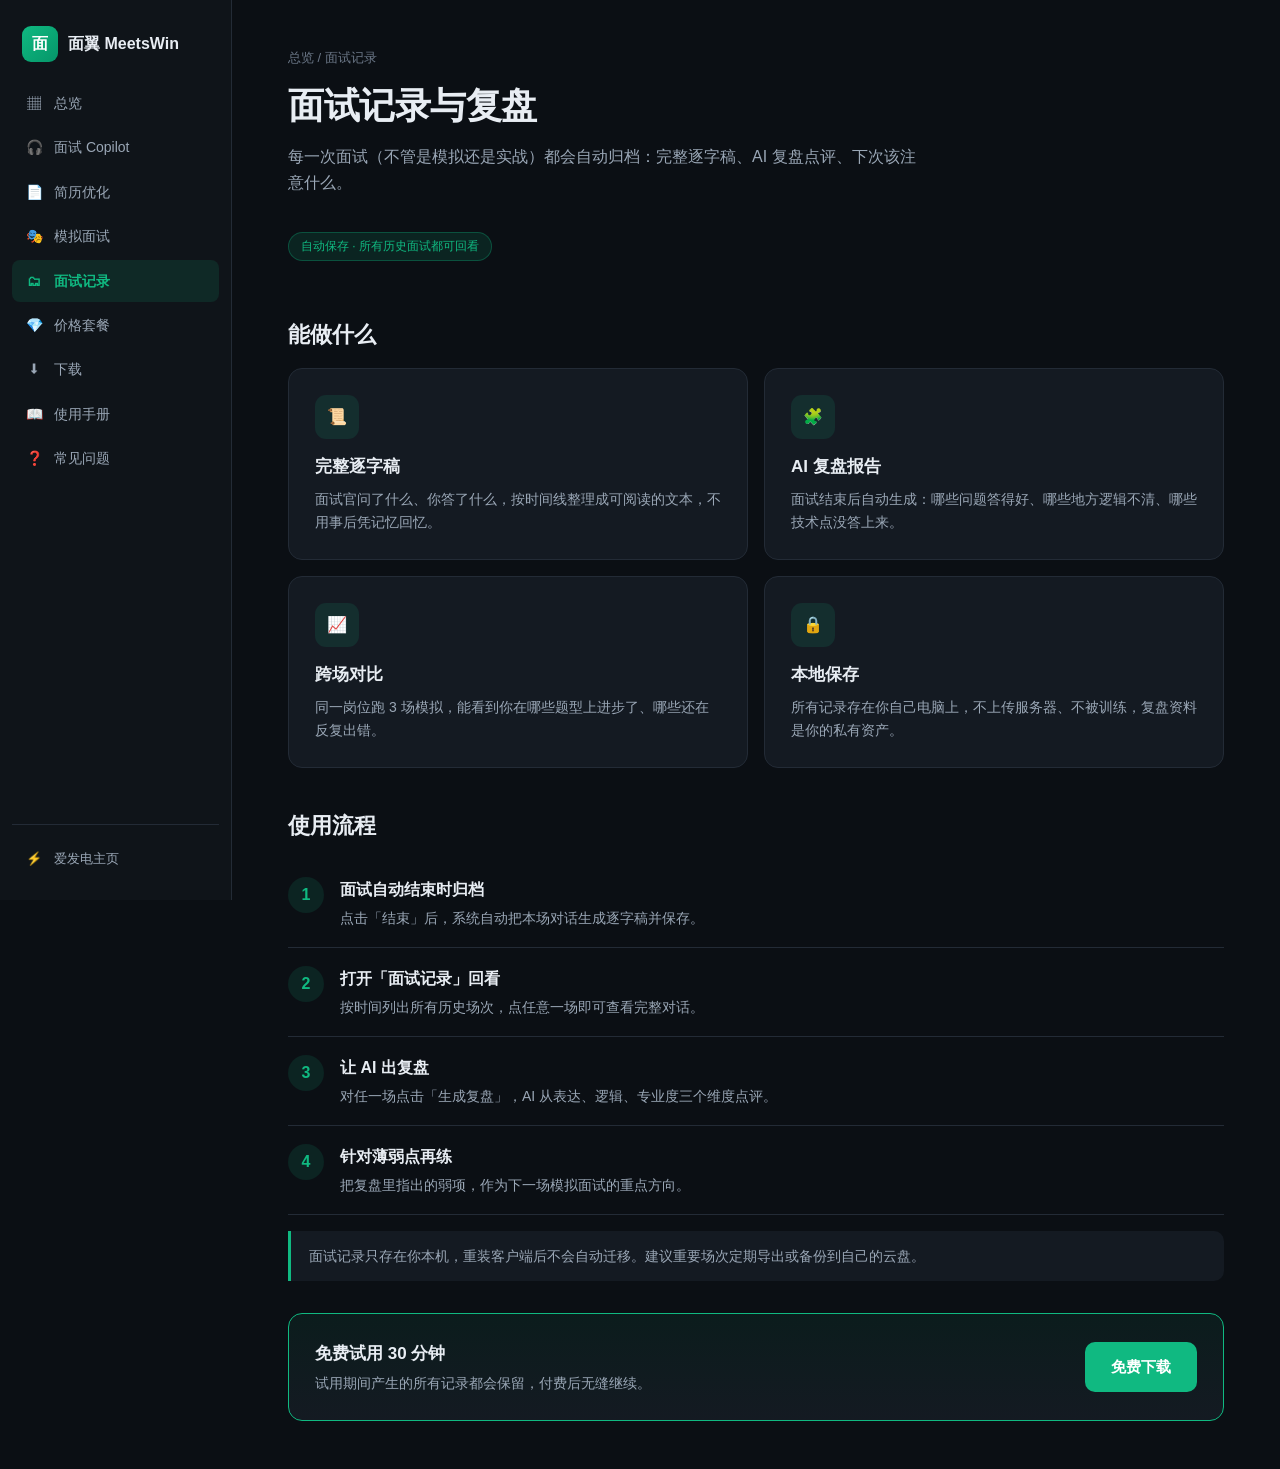
<file: deploy/landing/records.html>
<!DOCTYPE html>
<html lang="zh-CN">
<head>
<meta charset="UTF-8">
<meta name="viewport" content="width=device-width, initial-scale=1.0">
<title>面试记录 · 面翼 MeetsWin</title>
<link rel="stylesheet" href="assets/style.css">
</head>
<body>

<aside class="sidenav">
  <a class="sidenav-logo" href="index.html">
    <div class="mark">面</div>
    <div class="name">面翼 MeetsWin</div>
  </a>
  <nav class="sidenav-nav">
    <a class="nav-item" href="index.html"><span class="icon">▦</span>总览</a>
    <a class="nav-item" href="copilot.html"><span class="icon">🎧</span>面试 Copilot</a>
    <a class="nav-item" href="resume.html"><span class="icon">📄</span>简历优化</a>
    <a class="nav-item" href="mock.html"><span class="icon">🎭</span>模拟面试</a>
    <a class="nav-item active" href="records.html"><span class="icon">🗂</span>面试记录</a>
    <a class="nav-item" href="pricing.html"><span class="icon">💎</span>价格套餐</a>
    <a class="nav-item" href="download.html"><span class="icon">⬇</span>下载</a>
    <a class="nav-item" href="docs.html"><span class="icon">📖</span>使用手册</a>
    <a class="nav-item" href="faq.html"><span class="icon">❓</span>常见问题</a>
  </nav>
  <div class="sidenav-footer">
    <a class="nav-item" href="https://afdian.com/a/tomljm" target="_blank" rel="noopener"><span class="icon">⚡</span>爱发电主页</a>
  </div>
</aside>

<main class="main">
  <div class="page-head">
    <div class="crumb">总览 / 面试记录</div>
    <h1>面试记录与复盘</h1>
    <p>每一次面试（不管是模拟还是实战）都会自动归档：完整逐字稿、AI 复盘点评、下次该注意什么。</p>
  </div>

  <div class="badge">自动保存 · 所有历史面试都可回看</div>

  <h2 class="section-title">能做什么</h2>
  <div class="grid grid-2">
    <div class="card">
      <div class="icon-wrap">📜</div>
      <h3>完整逐字稿</h3>
      <p>面试官问了什么、你答了什么，按时间线整理成可阅读的文本，不用事后凭记忆回忆。</p>
    </div>
    <div class="card">
      <div class="icon-wrap">🧩</div>
      <h3>AI 复盘报告</h3>
      <p>面试结束后自动生成：哪些问题答得好、哪些地方逻辑不清、哪些技术点没答上来。</p>
    </div>
    <div class="card">
      <div class="icon-wrap">📈</div>
      <h3>跨场对比</h3>
      <p>同一岗位跑 3 场模拟，能看到你在哪些题型上进步了、哪些还在反复出错。</p>
    </div>
    <div class="card">
      <div class="icon-wrap">🔒</div>
      <h3>本地保存</h3>
      <p>所有记录存在你自己电脑上，不上传服务器、不被训练，复盘资料是你的私有资产。</p>
    </div>
  </div>

  <h2 class="section-title">使用流程</h2>
  <div class="steps">
    <div class="step"><div class="step-num">1</div><div><h4>面试自动结束时归档</h4><p>点击「结束」后，系统自动把本场对话生成逐字稿并保存。</p></div></div>
    <div class="step"><div class="step-num">2</div><div><h4>打开「面试记录」回看</h4><p>按时间列出所有历史场次，点任意一场即可查看完整对话。</p></div></div>
    <div class="step"><div class="step-num">3</div><div><h4>让 AI 出复盘</h4><p>对任一场点击「生成复盘」，AI 从表达、逻辑、专业度三个维度点评。</p></div></div>
    <div class="step"><div class="step-num">4</div><div><h4>针对薄弱点再练</h4><p>把复盘里指出的弱项，作为下一场模拟面试的重点方向。</p></div></div>
  </div>

  <div class="note">面试记录只存在你本机，重装客户端后不会自动迁移。建议重要场次定期导出或备份到自己的云盘。</div>

  <div class="card highlight" style="display:flex;justify-content:space-between;align-items:center;flex-wrap:wrap;gap:16px;margin-top:32px">
    <div>
      <h3 style="margin-bottom:4px">免费试用 30 分钟</h3>
      <p>试用期间产生的所有记录都会保留，付费后无缝继续。</p>
    </div>
    <a class="btn btn-green" href="download.html">免费下载</a>
  </div>
</main>
</body>
</html>
</file>
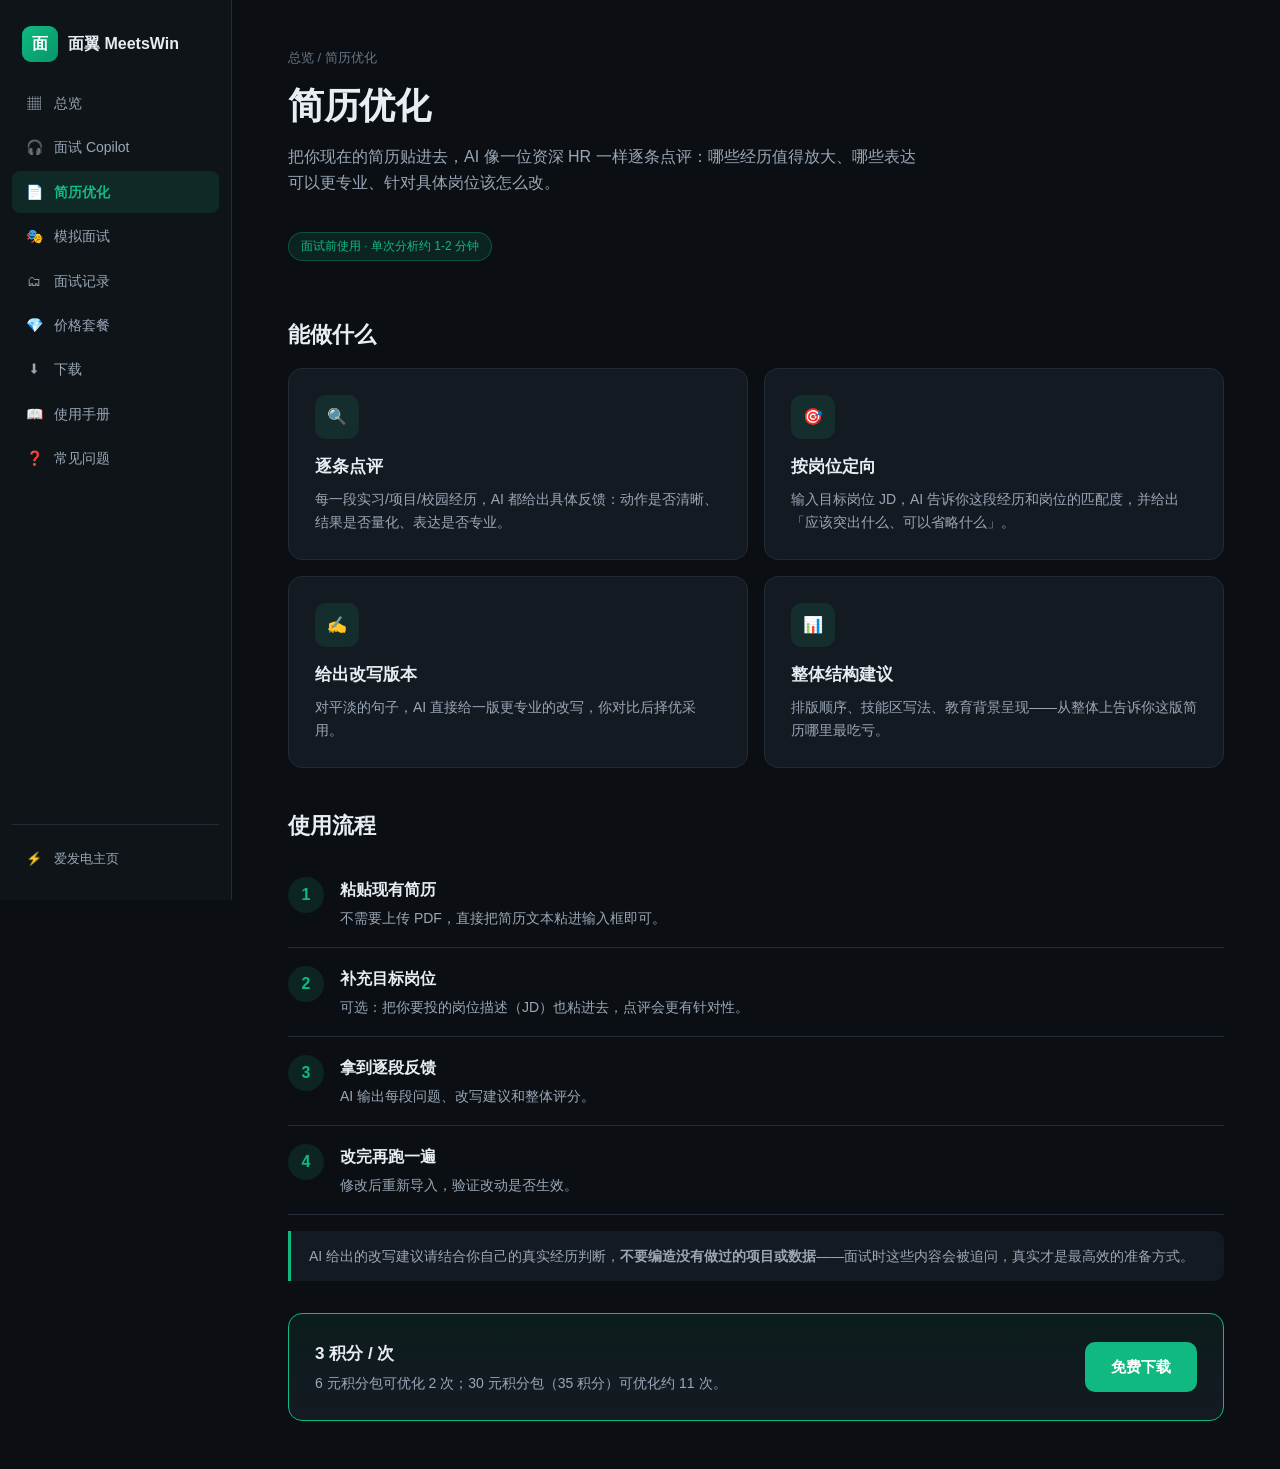
<file: deploy/landing/resume.html>
<!DOCTYPE html>
<html lang="zh-CN">
<head>
<meta charset="UTF-8">
<meta name="viewport" content="width=device-width, initial-scale=1.0">
<title>简历优化 · 面翼 MeetsWin</title>
<link rel="stylesheet" href="assets/style.css">
</head>
<body>

<aside class="sidenav">
  <a class="sidenav-logo" href="index.html">
    <div class="mark">面</div>
    <div class="name">面翼 MeetsWin</div>
  </a>
  <nav class="sidenav-nav">
    <a class="nav-item" href="index.html"><span class="icon">▦</span>总览</a>
    <a class="nav-item" href="copilot.html"><span class="icon">🎧</span>面试 Copilot</a>
    <a class="nav-item active" href="resume.html"><span class="icon">📄</span>简历优化</a>
    <a class="nav-item" href="mock.html"><span class="icon">🎭</span>模拟面试</a>
    <a class="nav-item" href="records.html"><span class="icon">🗂</span>面试记录</a>
    <a class="nav-item" href="pricing.html"><span class="icon">💎</span>价格套餐</a>
    <a class="nav-item" href="download.html"><span class="icon">⬇</span>下载</a>
    <a class="nav-item" href="docs.html"><span class="icon">📖</span>使用手册</a>
    <a class="nav-item" href="faq.html"><span class="icon">❓</span>常见问题</a>
  </nav>
  <div class="sidenav-footer">
    <a class="nav-item" href="https://afdian.com/a/tomljm" target="_blank" rel="noopener"><span class="icon">⚡</span>爱发电主页</a>
  </div>
</aside>

<main class="main">
  <div class="page-head">
    <div class="crumb">总览 / 简历优化</div>
    <h1>简历优化</h1>
    <p>把你现在的简历贴进去，AI 像一位资深 HR 一样逐条点评：哪些经历值得放大、哪些表达可以更专业、针对具体岗位该怎么改。</p>
  </div>

  <div class="badge">面试前使用 · 单次分析约 1-2 分钟</div>

  <h2 class="section-title">能做什么</h2>
  <div class="grid grid-2">
    <div class="card">
      <div class="icon-wrap">🔍</div>
      <h3>逐条点评</h3>
      <p>每一段实习/项目/校园经历，AI 都给出具体反馈：动作是否清晰、结果是否量化、表达是否专业。</p>
    </div>
    <div class="card">
      <div class="icon-wrap">🎯</div>
      <h3>按岗位定向</h3>
      <p>输入目标岗位 JD，AI 告诉你这段经历和岗位的匹配度，并给出「应该突出什么、可以省略什么」。</p>
    </div>
    <div class="card">
      <div class="icon-wrap">✍</div>
      <h3>给出改写版本</h3>
      <p>对平淡的句子，AI 直接给一版更专业的改写，你对比后择优采用。</p>
    </div>
    <div class="card">
      <div class="icon-wrap">📊</div>
      <h3>整体结构建议</h3>
      <p>排版顺序、技能区写法、教育背景呈现——从整体上告诉你这版简历哪里最吃亏。</p>
    </div>
  </div>

  <h2 class="section-title">使用流程</h2>
  <div class="steps">
    <div class="step"><div class="step-num">1</div><div><h4>粘贴现有简历</h4><p>不需要上传 PDF，直接把简历文本粘进输入框即可。</p></div></div>
    <div class="step"><div class="step-num">2</div><div><h4>补充目标岗位</h4><p>可选：把你要投的岗位描述（JD）也粘进去，点评会更有针对性。</p></div></div>
    <div class="step"><div class="step-num">3</div><div><h4>拿到逐段反馈</h4><p>AI 输出每段问题、改写建议和整体评分。</p></div></div>
    <div class="step"><div class="step-num">4</div><div><h4>改完再跑一遍</h4><p>修改后重新导入，验证改动是否生效。</p></div></div>
  </div>

  <div class="note">AI 给出的改写建议请结合你自己的真实经历判断，<b>不要编造没有做过的项目或数据</b>——面试时这些内容会被追问，真实才是最高效的准备方式。</div>

  <div class="card highlight" style="display:flex;justify-content:space-between;align-items:center;flex-wrap:wrap;gap:16px;margin-top:32px">
    <div>
      <h3 style="margin-bottom:4px">3 积分 / 次</h3>
      <p>6 元积分包可优化 2 次；30 元积分包（35 积分）可优化约 11 次。</p>
    </div>
    <a class="btn btn-green" href="download.html">免费下载</a>
  </div>
</main>
</body>
</html>
</file>
<file: deploy/landing/assets/style.css>
/* 面翼 MeetsWin · 多页官网共享样式
   布局：左侧固定导航 + 右侧主内容区（参考即答侠） */
:root{
  --bg:#0b0f14; --bg2:#0f1419; --bg3:#151b23;
  --card:#141a22; --card2:#1a212c;
  --border:#232b36; --border2:#2e3846;
  --text:#e8edf3; --text2:#9aa7b6; --text3:#6b7787;
  --green:#10b981; --green2:#059669; --green-soft:rgba(16,185,129,.12);
}
*{margin:0;padding:0;box-sizing:border-box}
html{scroll-behavior:smooth}
body{background:var(--bg);color:var(--text);font-family:-apple-system,BlinkMacSystemFont,"Segoe UI","PingFang SC","Microsoft YaHei",sans-serif;line-height:1.6;display:flex;min-height:100vh}
a{color:inherit;text-decoration:none}

/* ===== 左侧导航 ===== */
.sidenav{
  position:fixed;top:0;left:0;bottom:0;width:232px;
  background:var(--bg2);border-right:1px solid var(--border);
  display:flex;flex-direction:column;padding:20px 12px;z-index:100;
}
.sidenav-logo{display:flex;align-items:center;gap:10px;padding:6px 10px 20px}
.sidenav-logo .mark{width:36px;height:36px;border-radius:9px;background:linear-gradient(135deg,#10b981,#059669);display:flex;align-items:center;justify-content:center;color:#fff;font-weight:800}
.sidenav-logo .name{font-weight:700;font-size:16px}
.sidenav-nav{flex:1;display:flex;flex-direction:column;gap:2px;overflow-y:auto}
.nav-item{
  display:flex;align-items:center;gap:10px;padding:10px 12px;border-radius:8px;
  color:var(--text2);font-size:14px;transition:.15s;position:relative;
}
.nav-item:hover{color:var(--text);background:rgba(255,255,255,.04)}
.nav-item.active{color:var(--green);background:var(--green-soft);font-weight:600}
.nav-item.active::before{content:'';position:absolute;left:-12px;top:8px;bottom:8px;width:3px;border-radius:2px;background:var(--green)}
.nav-item .icon{width:20px;text-align:center;flex-shrink:0}
.nav-item .tag{font-size:10px;padding:1px 6px;border-radius:10px;background:rgba(245,158,11,.18);color:#f59e0b;margin-left:auto}
.sidenav-footer{border-top:1px solid var(--border);padding-top:14px;display:flex;flex-direction:column;gap:2px}
.sidenav-footer .nav-item{font-size:13px}

/* ===== 主内容区 ===== */
.main{margin-left:232px;flex:1;padding:48px 56px;max-width:1100px}
.main.wide{max-width:none}
.page-head{margin-bottom:36px}
.page-head .crumb{color:var(--text3);font-size:13px;margin-bottom:8px}
.page-head h1{font-size:36px;font-weight:800;letter-spacing:-.5px;margin-bottom:10px}
.page-head p{color:var(--text2);font-size:16px;max-width:640px}

.hero{display:flex;flex-direction:column;gap:20px;padding:24px 0 40px}
.hero h1{font-size:48px;line-height:1.15;font-weight:800;letter-spacing:-1px}
.hero h1 .g{color:var(--green)}
.hero p{font-size:18px;color:var(--text2);max-width:620px}
.hero-actions{display:flex;gap:12px;flex-wrap:wrap}

.btn{display:inline-flex;align-items:center;justify-content:center;gap:8px;padding:13px 26px;border-radius:10px;font-size:15px;font-weight:600;cursor:pointer;border:none;transition:.2s}
.btn-green{background:var(--green);color:#fff}
.btn-green:hover{background:var(--green2);transform:translateY(-1px)}
.btn-ghost{background:transparent;color:var(--text);border:1px solid var(--border2)}
.btn-ghost:hover{border-color:var(--green);color:var(--green)}

.grid{display:grid;gap:16px}
.grid-2{grid-template-columns:1fr 1fr}
.grid-3{grid-template-columns:repeat(3,1fr)}
.grid-4{grid-template-columns:repeat(4,1fr)}

.card{background:var(--card);border:1px solid var(--border);border-radius:14px;padding:26px}
.card:hover{border-color:var(--green)}
.card h3{font-size:17px;margin-bottom:8px}
.card p{font-size:14px;color:var(--text2)}
.card .icon-wrap{width:44px;height:44px;border-radius:11px;background:var(--green-soft);color:var(--green);display:flex;align-items:center;justify-content:center;margin-bottom:14px}
.card.highlight{background:linear-gradient(180deg,rgba(16,185,129,.08),var(--card));border-color:var(--green)}

.section-title{font-size:22px;font-weight:700;margin:40px 0 16px}

/* 价格 */
.price-grid{display:grid;grid-template-columns:repeat(auto-fit,minmax(180px,1fr));gap:14px;margin-top:20px}
.price-card{background:var(--card);border:1px solid var(--border);border-radius:14px;padding:24px 18px;display:flex;flex-direction:column;position:relative}
.price-card.hot{border-color:var(--green);background:linear-gradient(180deg,rgba(16,185,129,.1),var(--card))}
.price-tag{position:absolute;top:-11px;left:50%;transform:translateX(-50%);padding:2px 12px;background:var(--green);color:#fff;font-size:11px;font-weight:600;border-radius:100px}
.price-card h4{font-size:15px;color:var(--text2);font-weight:600}
.price-num{font-size:32px;font-weight:800;margin:8px 0 2px}
.price-num small{font-size:13px;font-weight:500;color:var(--text3)}
.price-desc{font-size:12px;color:var(--text3);margin-bottom:14px}
.price-list{list-style:none;flex:1;margin-bottom:18px}
.price-list li{font-size:13px;color:var(--text2);padding:4px 0 4px 20px;position:relative}
.price-list li::before{content:'✓';position:absolute;left:0;color:var(--green)}
.price-btn{padding:10px;border-radius:8px;border:1px solid var(--border2);background:transparent;color:var(--text);font-size:13px;font-weight:600;cursor:pointer;width:100%}
.price-card.hot .price-btn{background:var(--green);color:#fff;border-color:var(--green)}
.price-btn:hover{border-color:var(--green)}

/* FAQ */
.faq-item{background:var(--card);border:1px solid var(--border);border-radius:12px;margin-bottom:8px;overflow:hidden}
.faq-q{padding:16px 20px;cursor:pointer;display:flex;justify-content:space-between;align-items:center;font-weight:600;font-size:15px}
.faq-q span:last-child{color:var(--green);transition:.2s}
.faq-a{padding:0 20px;max-height:0;overflow:hidden;transition:.3s;color:var(--text2);font-size:14px}
.faq-item.open .faq-a{padding:0 20px 16px;max-height:400px}
.faq-item.open .faq-q span:last-child{transform:rotate(45deg)}

/* 步骤 */
.steps{counter-reset:step}
.step{display:flex;gap:16px;padding:18px 0;border-bottom:1px solid var(--border)}
.step-num{width:36px;height:36px;border-radius:50%;background:var(--green-soft);color:var(--green);display:flex;align-items:center;justify-content:center;font-weight:700;flex-shrink:0}
.step h4{font-size:16px;margin-bottom:4px}
.step p{font-size:14px;color:var(--text2)}

.badge{display:inline-block;padding:4px 12px;background:var(--green-soft);color:var(--green);border:1px solid rgba(16,185,129,.3);border-radius:100px;font-size:12px;margin-bottom:16px}
.note{background:var(--card);border-left:3px solid var(--green);padding:14px 18px;border-radius:0 10px 10px 0;color:var(--text2);font-size:14px;margin:16px 0}
.footer{margin-top:60px;padding-top:24px;border-top:1px solid var(--border);color:var(--text3);font-size:12px;display:flex;justify-content:space-between;flex-wrap:wrap;gap:8px}

/* 响应式 */
@media(max-width:900px){
  body{flex-direction:column}
  .sidenav{position:relative;width:100%;flex-direction:row;overflow-x:auto;bottom:auto;border-right:none;border-bottom:1px solid var(--border);padding:10px}
  .sidenav-logo{padding:4px 10px}
  .sidenav-nav{flex-direction:row;gap:4px}
  .nav-item.active::before{display:none}
  .sidenav-footer{display:none}
  .main{margin-left:0;padding:24px 20px}
  .hero h1{font-size:32px}
  .grid-2,.grid-3,.grid-4{grid-template-columns:1fr}
}
</file>
